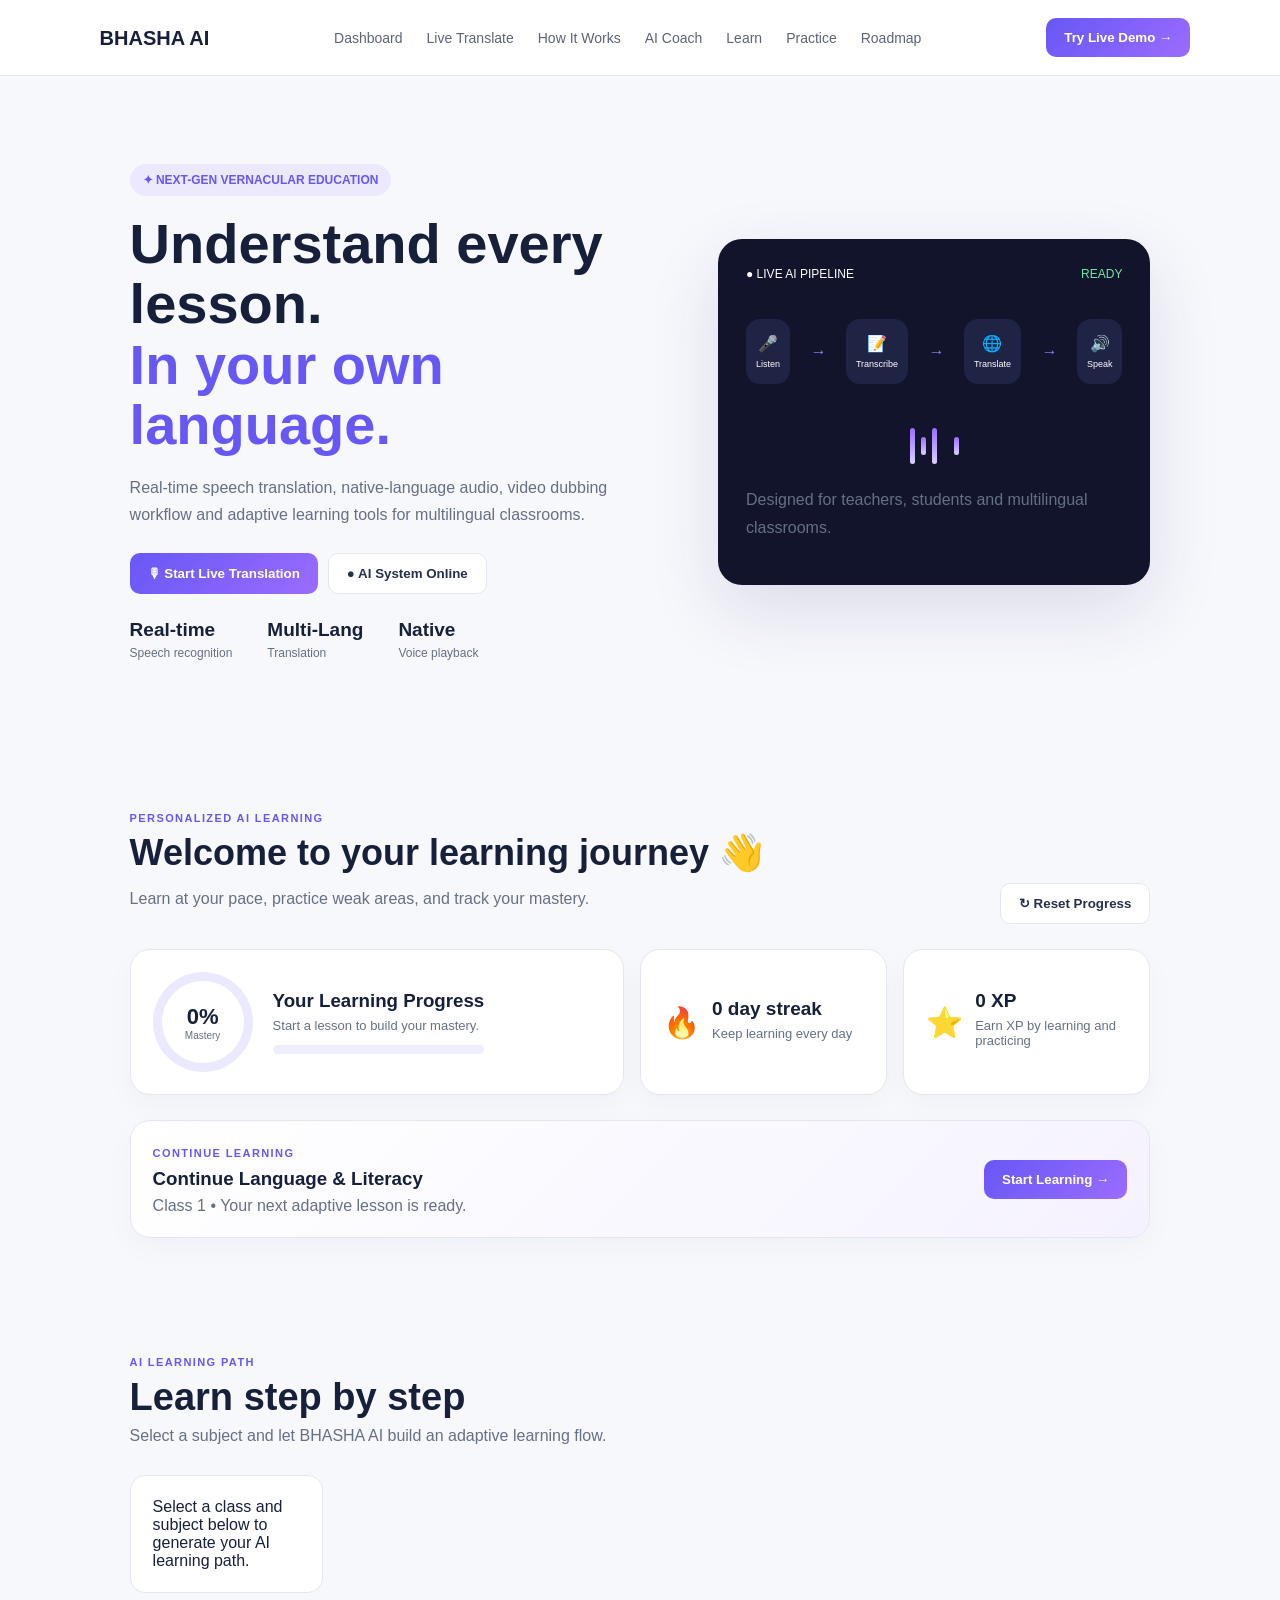
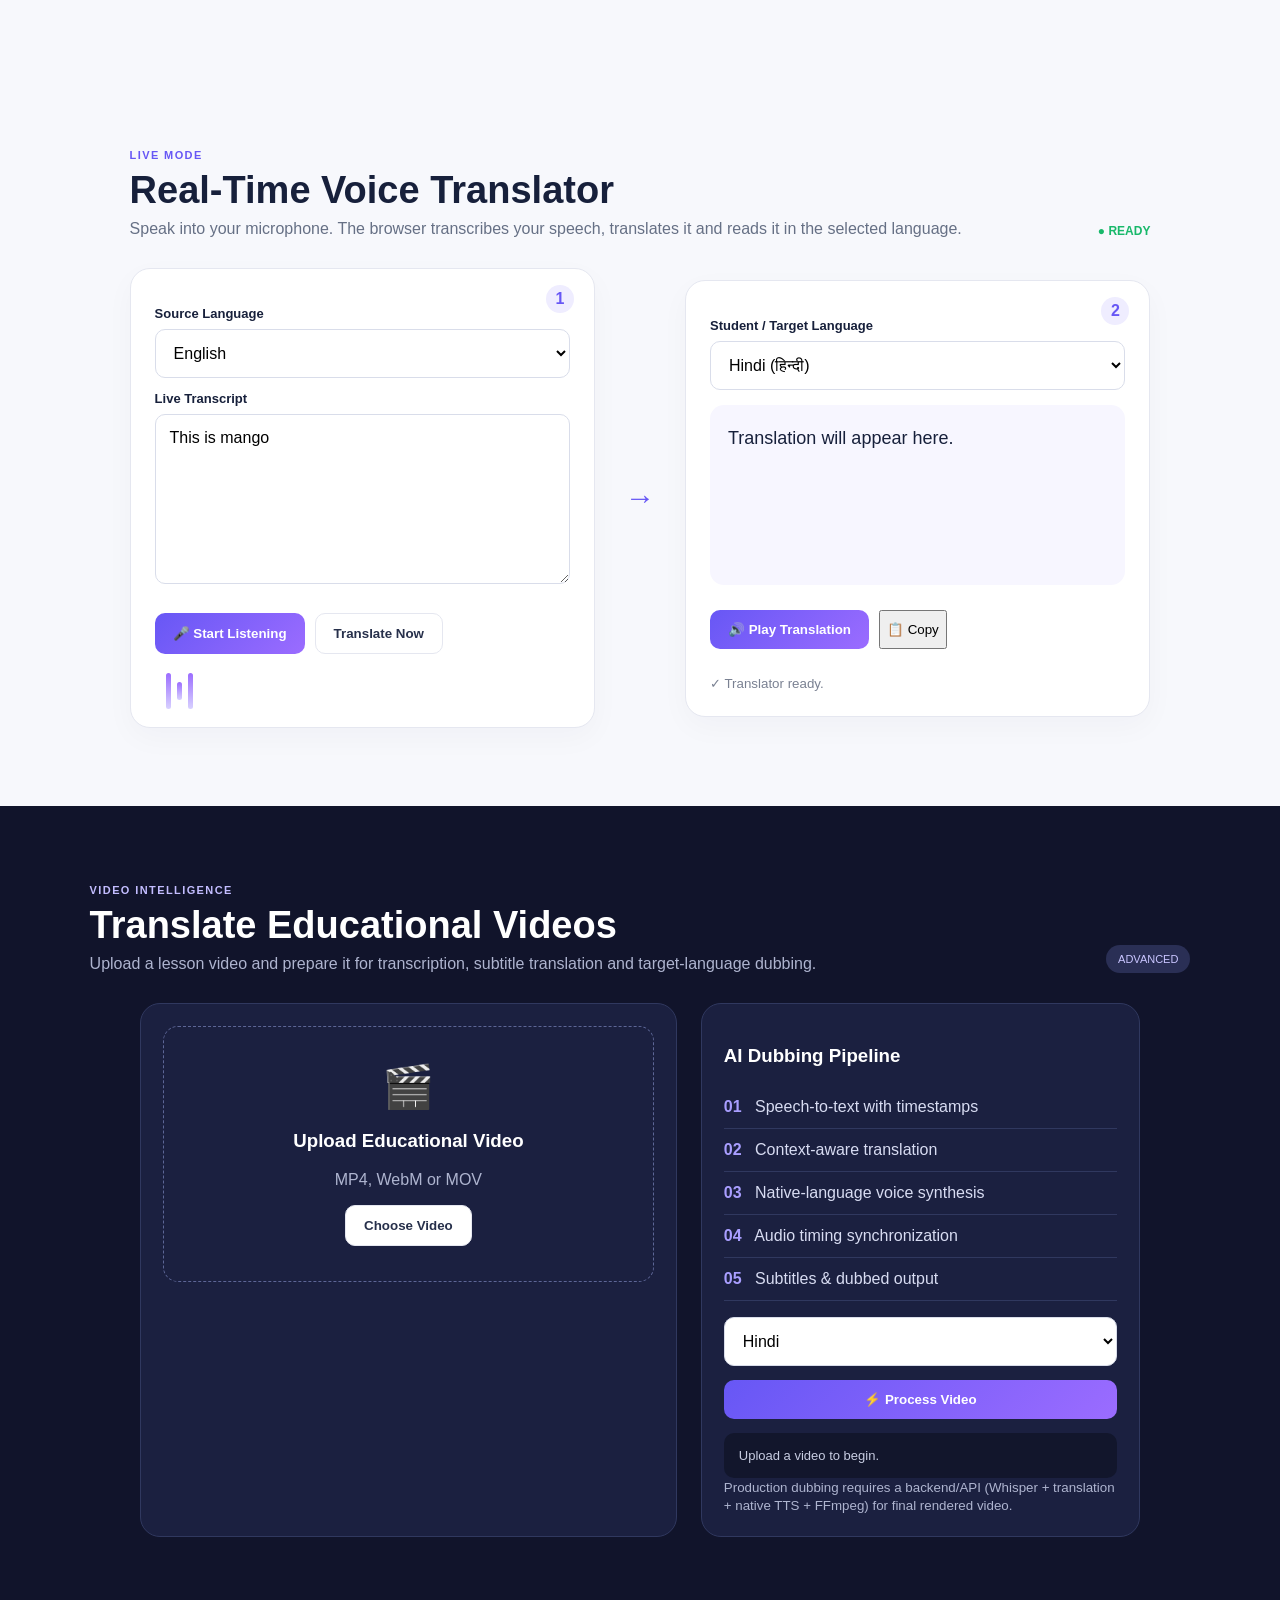
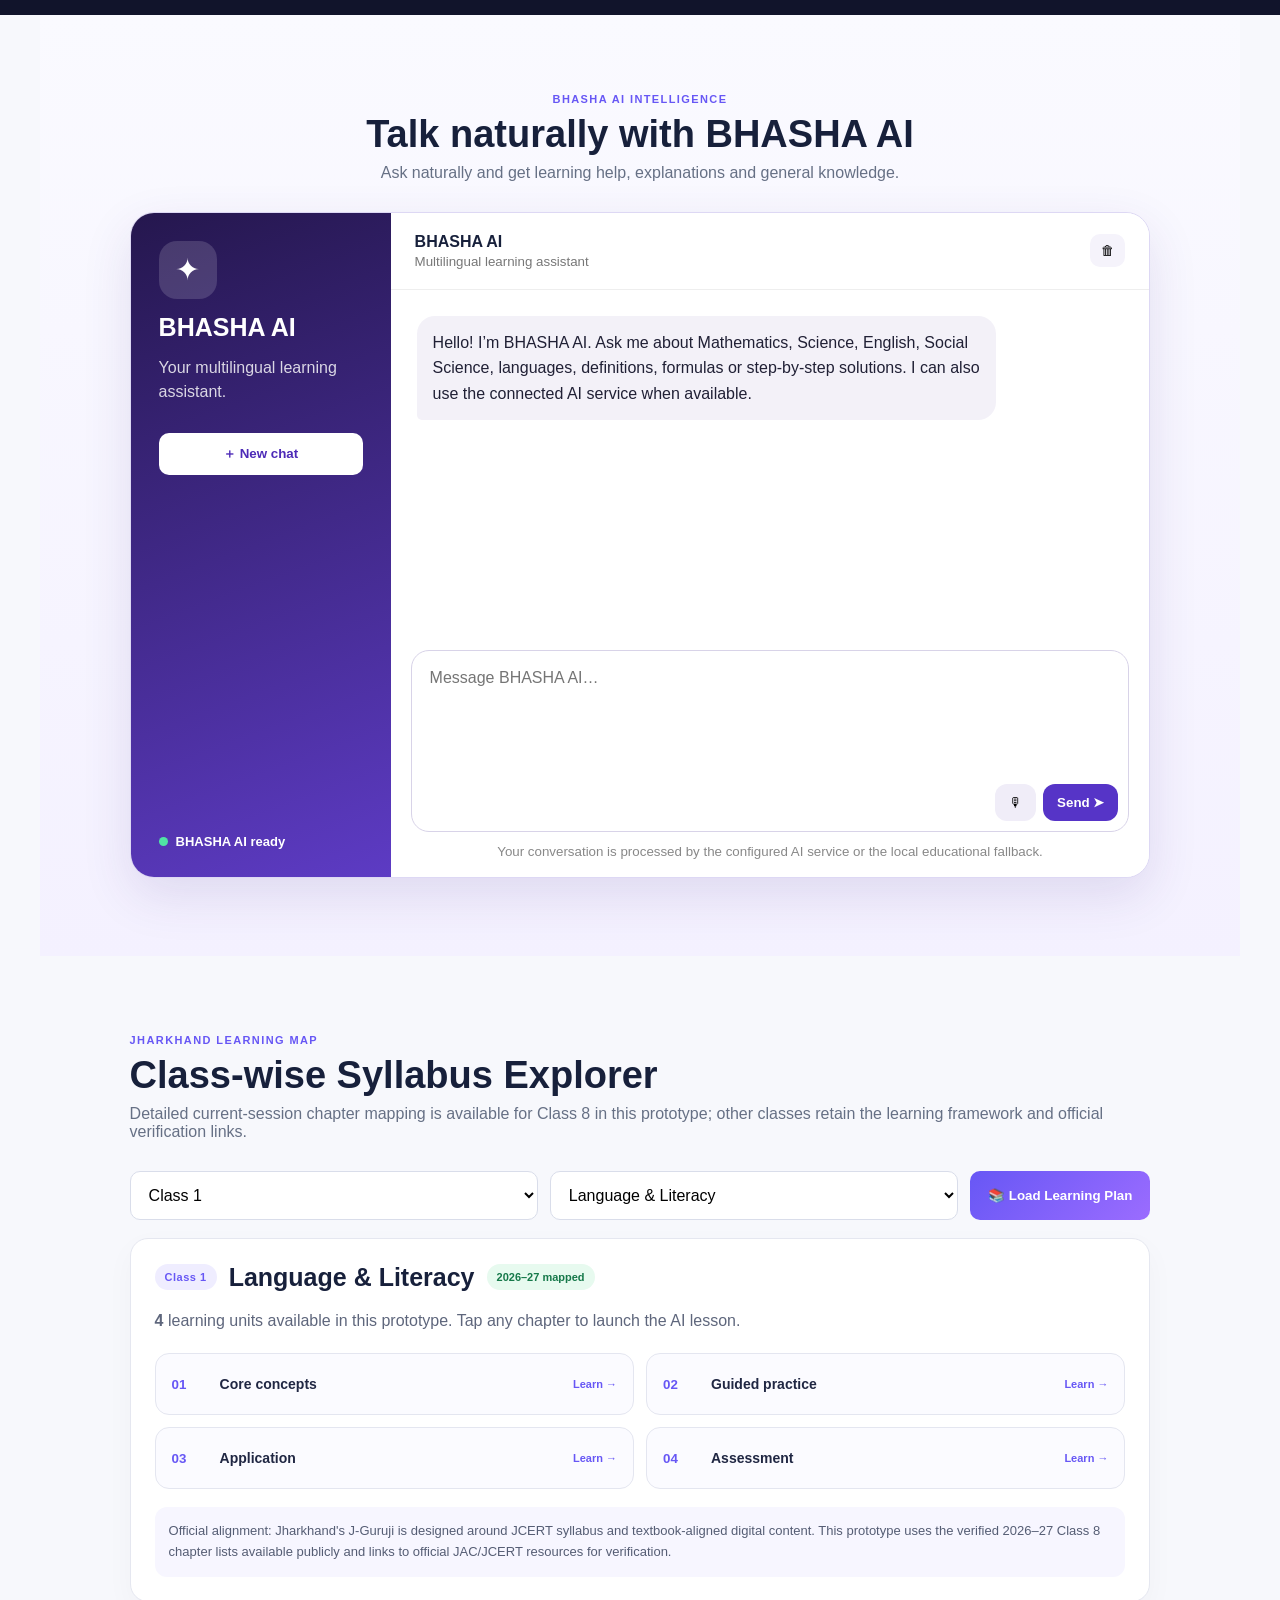
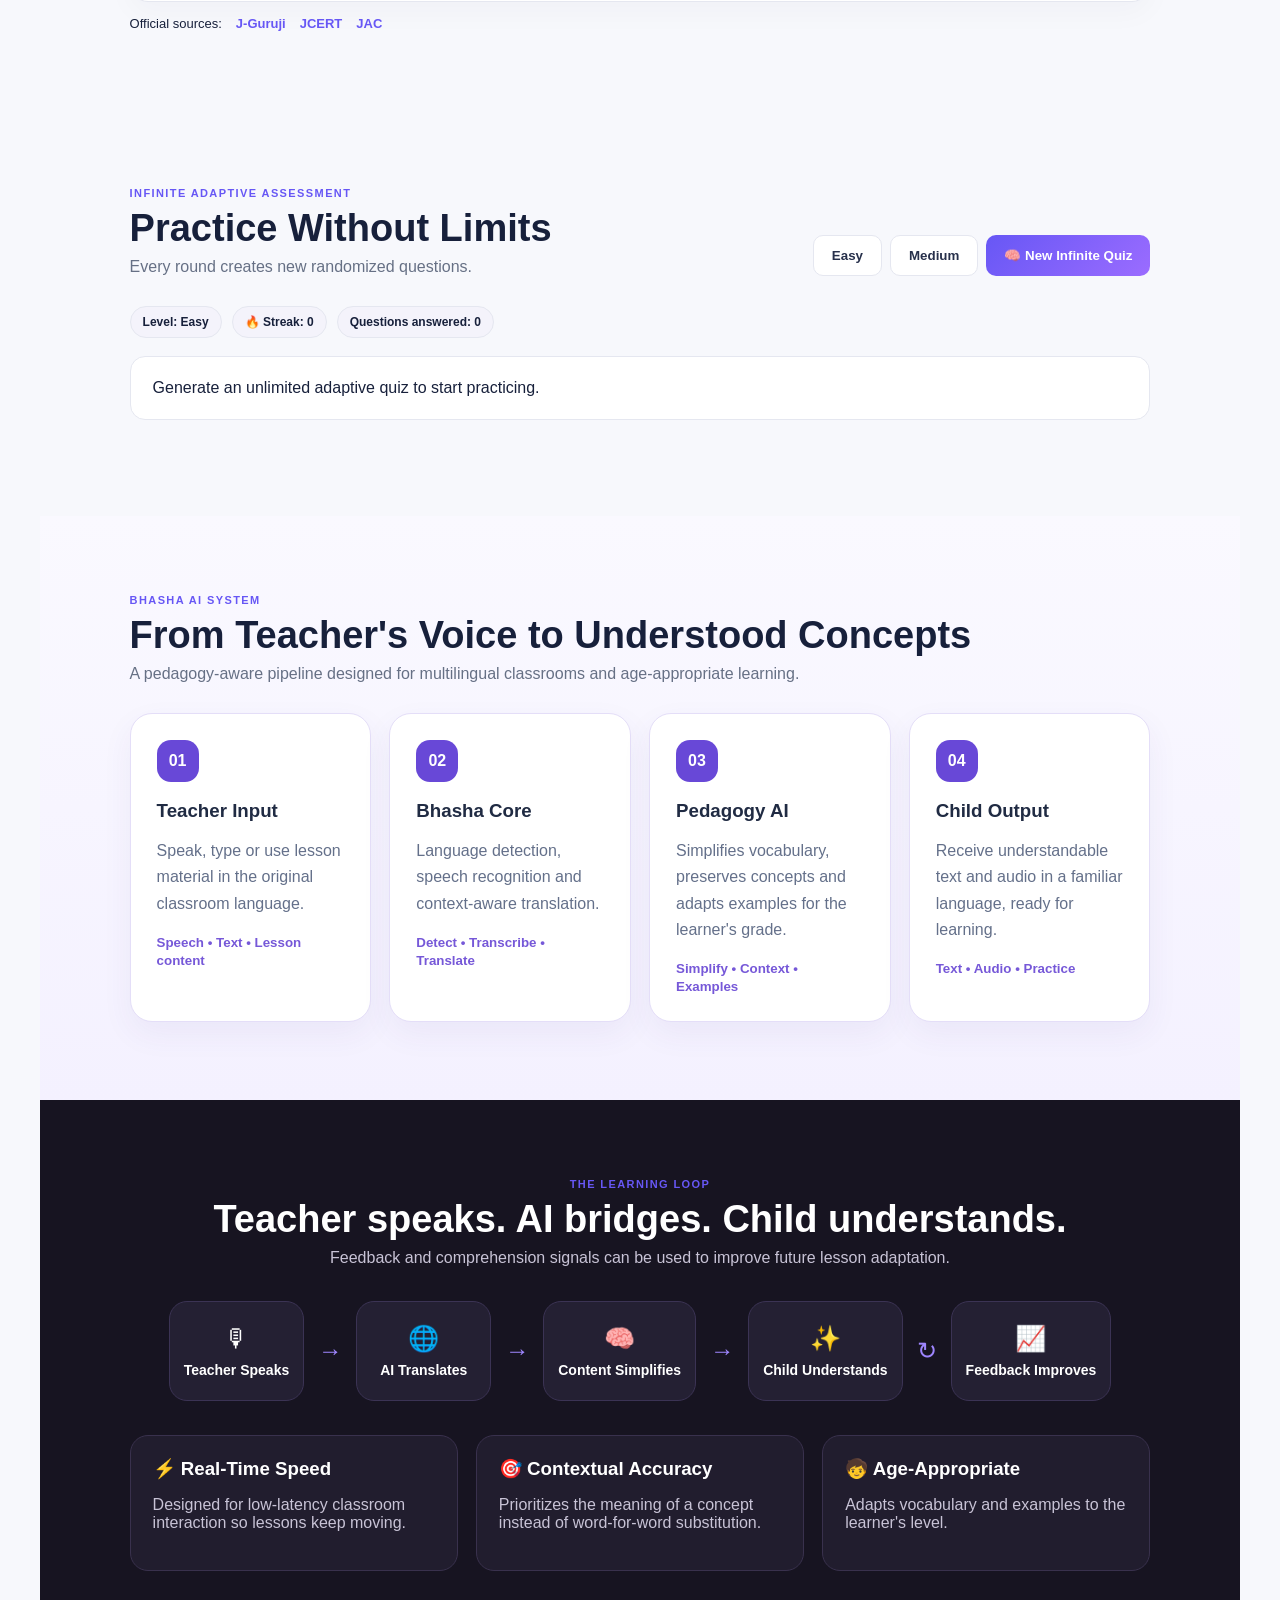
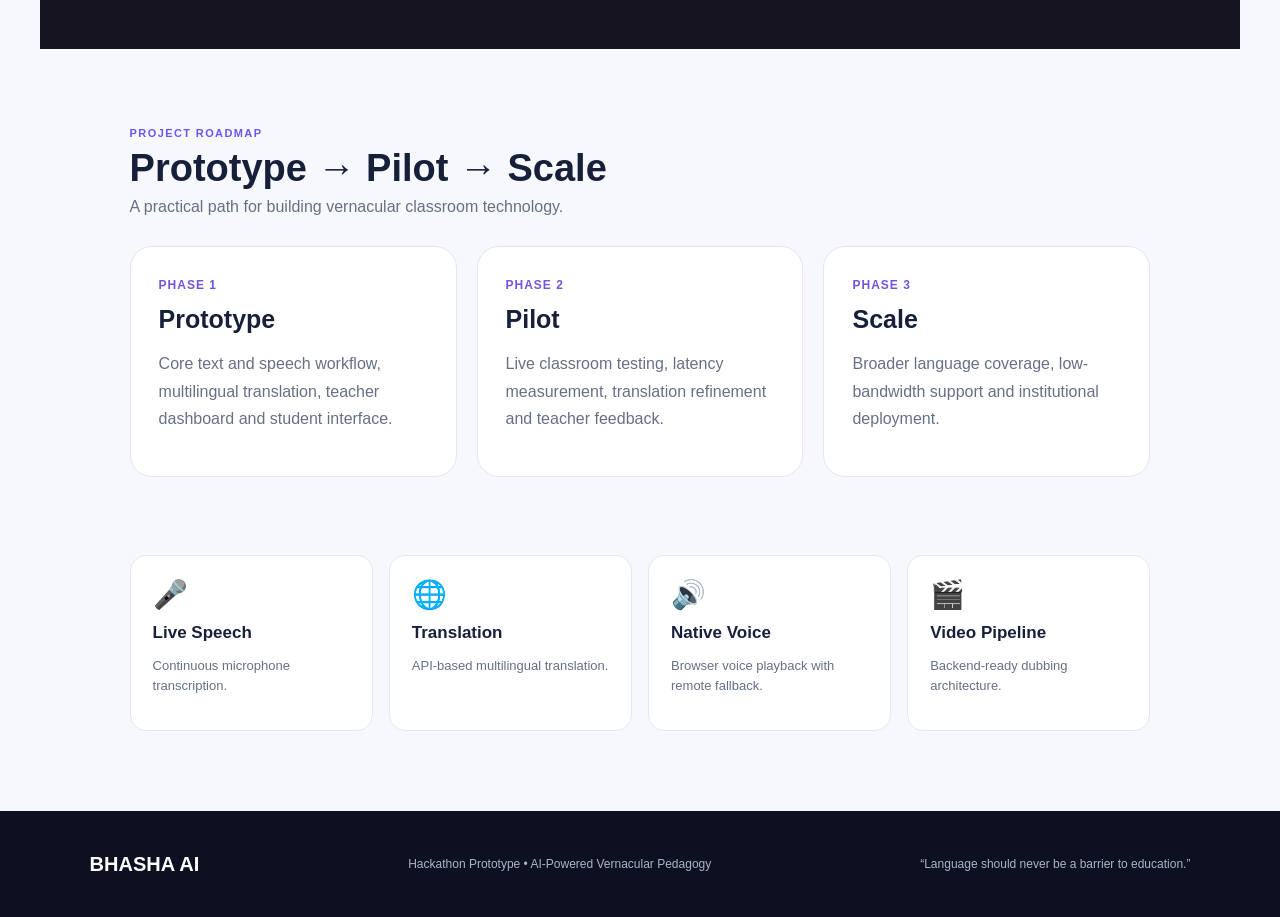
<file: index.html>
<!doctype html><html lang="en"><head><meta charset="utf-8"><meta name="viewport" content="width=device-width,initial-scale=1"><title>BHASHA AI | Real-Time Learning Translator</title><link rel="stylesheet" href="style.css"><link rel="stylesheet" href="curriculum.css"><link rel="stylesheet" href="ai-core.css"><link rel="stylesheet" href="ppt-features.css"></head><body>
<header><div class="brand"><span class="logo">B</span>BHASHA <b>AI</b></div><nav><a href="#dashboard">Dashboard</a><a href="#live">Live Translate</a><a href="#architecture">How It Works</a><a href="#tutor">AI Coach</a><a href="#curriculum">Learn</a><a href="#quiz">Practice</a><a href="#roadmap">Roadmap</a></nav><button class="nav-btn" onclick="document.querySelector('#live').scrollIntoView({behavior:'smooth'})">Try Live Demo →</button></header>
<section class="hero"><div><div class="pill">✦ NEXT-GEN VERNACULAR EDUCATION</div><h1>Understand every lesson.<br><span>In your own language.</span></h1><p>Real-time speech translation, native-language audio, video dubbing workflow and adaptive learning tools for multilingual classrooms.</p><div class="hero-actions"><button class="primary" onclick="document.querySelector('#live').scrollIntoView({behavior:'smooth'})">🎙 Start Live Translation</button><button class="secondary" onclick="showToast('System ready for real-time learning')">● AI System Online</button></div><div class="stats"><div><b>Real-time</b><span>Speech recognition</span></div><div><b>Multi-Lang</b><span>Translation</span></div><div><b>Native</b><span>Voice playback</span></div></div></div><div class="hero-card"><div class="card-top"><span>● LIVE AI PIPELINE</span><span class="online">READY</span></div><div class="pipeline"><div>🎤<small>Listen</small></div><i>→</i><div>📝<small>Transcribe</small></div><i>→</i><div>🌐<small>Translate</small></div><i>→</i><div>🔊<small>Speak</small></div></div><div class="wave"><span></span><span></span><span></span><span></span><span></span><span></span><span></span></div><p class="muted">Designed for teachers, students and multilingual classrooms.</p></div></section>
<section class="learning-dashboard" id="dashboard"><div class="dash-head"><div><div class="eyebrow">PERSONALIZED AI LEARNING</div><h2>Welcome to your learning journey 👋</h2><p>Learn at your pace, practice weak areas, and track your mastery.</p></div><button class="secondary" onclick="resetLearningProgress()">↻ Reset Progress</button></div><div class="dash-grid"><div class="mastery-card"><div class="ring" id="masteryRing"><b id="masteryPercent">0%</b><span>Mastery</span></div><div><h3>Your Learning Progress</h3><p id="masteryText">Start a lesson to build your mastery.</p><div class="progress"><span id="masteryBar"></span></div></div></div><div class="streak-card"><span>🔥</span><div><b id="learningStreak">0 day streak</b><p>Keep learning every day</p></div></div><div class="xp-card"><span>⭐</span><div><b id="xpPoints">0 XP</b><p>Earn XP by learning and practicing</p></div></div></div><div class="continue-card"><div><span class="eyebrow">CONTINUE LEARNING</span><h3 id="continueTitle">Choose a subject to begin</h3><p id="continueText">BHASHA AI will create a personalized learning path.</p></div><button class="primary" onclick="document.querySelector('#curriculum').scrollIntoView({behavior:'smooth'})">Start Learning →</button></div></section>
<section class="section" id="learning-path"><div class="section-title"><div><div class="eyebrow">AI LEARNING PATH</div><h2>Learn step by step</h2><p>Select a subject and let BHASHA AI build an adaptive learning flow.</p></div></div><div id="learningPath" class="path-grid"><div class="empty">Select a class and subject below to generate your AI learning path.</div></div></section>
<section class="section live-section" id="live"><div class="section-title"><div><div class="eyebrow">LIVE MODE</div><h2>Real-Time Voice Translator</h2><p>Speak into your microphone. The browser transcribes your speech, translates it and reads it in the selected language.</p></div><div id="micStatus" class="status">● READY</div></div><div class="live-grid"><div class="panel live-panel"><div class="step">1</div><label>Source Language</label><select id="sourceLanguage"><option value="en">English</option><option value="hi">Hindi (हिन्दी)</option><option value="bn">Bengali (বাংলা)</option><option value="or">Odia (ଓଡ଼ିଆ)</option><option value="ur">Urdu (اردو)</option><option value="sat">Santali (ᱥᱟᱱᱛᱟᱲᱤ)</option><option value="unr">Mundari</option><option value="hoc">Ho</option><option value="kru">Kurukh</option><option value="kha">Kharia</option><option value="nag">Nagpuri</option><option value="kfy">Kurmali</option><option value="kho">Khortha</option><option value="ppg">Panchpargania</option></select><label>Live Transcript</label><textarea id="inputText" placeholder="Tap Start Listening and speak...">This is mango</textarea><div class="controls"><button id="startBtn" class="primary" onclick="toggleListening()">🎤 Start Listening</button><button class="secondary" onclick="translateLesson()">Translate Now</button></div><div class="meter"><span></span><span></span><span></span><span></span><span></span></div></div><div class="arrow">→</div><div class="panel output-panel"><div class="step">2</div><label>Student / Target Language</label><select id="targetLanguage"><option value="hi">Hindi (हिन्दी)</option><option value="en">English</option><option value="or">Odia (ଓଡ଼ିଆ)</option><option value="bn">Bengali (বাংলা)</option><option value="ur">Urdu (اردو)</option><option value="sat">Santali (ᱥᱟᱱᱛᱟᱲᱤ)</option><option value="unr">Mundari</option><option value="hoc">Ho</option><option value="kru">Kurukh</option><option value="kha">Kharia</option><option value="nag">Nagpuri</option><option value="kfy">Kurmali</option><option value="kho">Khortha</option><option value="ppg">Panchpargania</option><option value="ta">Tamil (தமிழ்)</option><option value="te">Telugu (తెలుగు)</option><option value="mr">Marathi (मराठी)</option></select><div id="translationResult" class="result">Translation will appear here.</div><div class="result-actions"><button class="primary" onclick="speakResult()">🔊 Play Translation</button><button onclick="copyResult()">📋 Copy</button></div><small class="api-note" id="translationStatus">Ready for translation.</small></div></div></section>
<section class="section dark-section" id="video"><div class="section-title"><div><div class="eyebrow light">VIDEO INTELLIGENCE</div><h2>Translate Educational Videos</h2><p>Upload a lesson video and prepare it for transcription, subtitle translation and target-language dubbing.</p></div><span class="badge">ADVANCED</span></div><div class="video-grid"><div class="upload-card"><input type="file" id="videoFile" accept="video/*" hidden onchange="loadVideo(this)"><div class="dropzone" onclick="document.getElementById('videoFile').click()"><div class="upload-icon">🎬</div><h3>Upload Educational Video</h3><p>MP4, WebM or MOV</p><button class="secondary">Choose Video</button></div><video id="videoPreview" controls></video><div id="videoMeta" class="video-meta"></div></div><div class="pipeline-card"><h3>AI Dubbing Pipeline</h3><ol><li><span>01</span> Speech-to-text with timestamps</li><li><span>02</span> Context-aware translation</li><li><span>03</span> Native-language voice synthesis</li><li><span>04</span> Audio timing synchronization</li><li><span>05</span> Subtitles & dubbed output</li></ol><select id="videoTarget"><option value="hi">Hindi</option><option value="or">Odia</option><option value="bn">Bengali</option></select><button class="primary full" onclick="processVideo()">⚡ Process Video</button><div id="videoProgress" class="progress-box">Upload a video to begin.</div><small>Production dubbing requires a backend/API (Whisper + translation + native TTS + FFmpeg) for final rendered video.</small></div></div></section>
<section class="section ai-chat-section" id="tutor"><div class="section-title center"><div><div class="eyebrow">BHASHA AI INTELLIGENCE</div><h2>Talk naturally with BHASHA AI</h2><p>Ask naturally and get learning help, explanations and general knowledge.</p></div></div><div class="ai-app"><aside class="ai-sidebar"><div class="ai-avatar">✦</div><h3>BHASHA AI</h3><p>Your multilingual learning assistant.</p><button class="secondary full" id="newChatBtn">＋ New chat</button><div class="ai-status"><span></span><b id="aiConnectionText">Checking AI connection…</b></div></aside><div class="ai-conversation"><div class="ai-chat-head"><div><b>BHASHA AI</b><small>Multilingual learning assistant</small></div><button class="icon-btn" id="clearChatBtn" title="Clear chat">🗑</button></div><div class="ai-messages" id="aiMessages" aria-live="polite"></div><div class="ai-input-wrap"><textarea id="aiPrompt" rows="1" placeholder="Message BHASHA AI…"></textarea><div class="ai-input-actions"><button class="voice-btn" id="aiVoiceBtn" title="Voice input">🎙</button><button class="send-btn" id="aiSendBtn">Send ➤</button></div></div><small class="ai-privacy">Your conversation is processed by the configured AI service or the local educational fallback.</small></div></div></section>
<section class="section" id="curriculum"><div class="section-title"><div><div class="eyebrow">JHARKHAND LEARNING MAP</div><h2>Class-wise Syllabus Explorer</h2><p>Detailed current-session chapter mapping is available for Class 8 in this prototype; other classes retain the learning framework and official verification links.</p></div></div><div class="curriculum-controls"><select id="classSelect"></select><select id="subjectSelect"></select><button class="primary" onclick="renderCurriculum()">📚 Load Learning Plan</button></div><div id="curriculumResult" class="curriculum-result"></div><div class="official-links"><span>Official sources:</span><a href="https://jguruji.jharkhand.gov.in" target="_blank" rel="noopener">J-Guruji</a><a href="https://jcert.jharkhand.gov.in" target="_blank" rel="noopener">JCERT</a><a href="https://jac.jharkhand.gov.in" target="_blank" rel="noopener">JAC</a></div></section>
<section class="section" id="quiz"><div class="section-title"><div><div class="eyebrow">INFINITE ADAPTIVE ASSESSMENT</div><h2>Practice Without Limits</h2><p>Every round creates new randomized questions.</p></div><div class="quiz-actions"><button class="secondary" onclick="setQuizDifficulty('easy')">Easy</button><button class="secondary" onclick="setQuizDifficulty('medium')">Medium</button><button class="primary" onclick="generateQuiz()">🧠 New Infinite Quiz</button></div></div><div class="quiz-meta"><span id="quizLevel">Level: Easy</span><span id="quizStreak">🔥 Streak: 0</span><span id="quizTotal">Questions answered: 0</span></div><div id="quizContainer" class="quiz-container"><div class="empty">Generate an unlimited adaptive quiz to start practicing.</div></div><div id="scoreBox" class="score-box"></div></section>
<section class="section architecture-section" id="architecture"><div class="section-title"><div><div class="eyebrow">BHASHA AI SYSTEM</div><h2>From Teacher's Voice to Understood Concepts</h2><p>A pedagogy-aware pipeline designed for multilingual classrooms and age-appropriate learning.</p></div></div><div class="architecture-grid"><div class="arch-card"><span>01</span><h3>Teacher Input</h3><p>Speak, type or use lesson material in the original classroom language.</p><small>Speech • Text • Lesson content</small></div><div class="arch-card"><span>02</span><h3>Bhasha Core</h3><p>Language detection, speech recognition and context-aware translation.</p><small>Detect • Transcribe • Translate</small></div><div class="arch-card"><span>03</span><h3>Pedagogy AI</h3><p>Simplifies vocabulary, preserves concepts and adapts examples for the learner's grade.</p><small>Simplify • Context • Examples</small></div><div class="arch-card"><span>04</span><h3>Child Output</h3><p>Receive understandable text and audio in a familiar language, ready for learning.</p><small>Text • Audio • Practice</small></div></div></section><section class="section learning-loop-section" id="impact"><div class="section-title center"><div><div class="eyebrow">THE LEARNING LOOP</div><h2>Teacher speaks. AI bridges. Child understands.</h2><p>Feedback and comprehension signals can be used to improve future lesson adaptation.</p></div></div><div class="loop-row"><div>🎙<b>Teacher Speaks</b></div><i>→</i><div>🌐<b>AI Translates</b></div><i>→</i><div>🧠<b>Content Simplifies</b></div><i>→</i><div>✨<b>Child Understands</b></div><i>↻</i><div>📈<b>Feedback Improves</b></div></div><div class="pillars"><div><h3>⚡ Real-Time Speed</h3><p>Designed for low-latency classroom interaction so lessons keep moving.</p></div><div><h3>🎯 Contextual Accuracy</h3><p>Prioritizes the meaning of a concept instead of word-for-word substitution.</p></div><div><h3>🧒 Age-Appropriate</h3><p>Adapts vocabulary and examples to the learner's level.</p></div></div></section><section class="section roadmap-section" id="roadmap"><div class="section-title"><div><div class="eyebrow">PROJECT ROADMAP</div><h2>Prototype → Pilot → Scale</h2><p>A practical path for building vernacular classroom technology.</p></div></div><div class="roadmap-grid"><article><span>PHASE 1</span><h3>Prototype</h3><p>Core text and speech workflow, multilingual translation, teacher dashboard and student interface.</p></article><article><span>PHASE 2</span><h3>Pilot</h3><p>Live classroom testing, latency measurement, translation refinement and teacher feedback.</p></article><article><span>PHASE 3</span><h3>Scale</h3><p>Broader language coverage, low-bandwidth support and institutional deployment.</p></article></div></section><section class="features"><div class="feature">🎤<h3>Live Speech</h3><p>Continuous microphone transcription.</p></div><div class="feature">🌐<h3>Translation</h3><p>API-based multilingual translation.</p></div><div class="feature">🔊<h3>Native Voice</h3><p>Browser voice playback with remote fallback.</p></div><div class="feature">🎬<h3>Video Pipeline</h3><p>Backend-ready dubbing architecture.</p></div></section><footer><div class="brand"><span class="logo">B</span>BHASHA <b>AI</b></div><p>Hackathon Prototype • AI-Powered Vernacular Pedagogy</p><p>“Language should never be a barrier to education.”</p></footer><div id="toast"></div><script src="script.js"></script><script src="app-fixes.js"></script><script src="ai-core.js"></script><script src="ppt-features.js"></script><script src="desktop-fix.js"></script><script src="translator-final.js?v=5"></script></body></html>
</file>
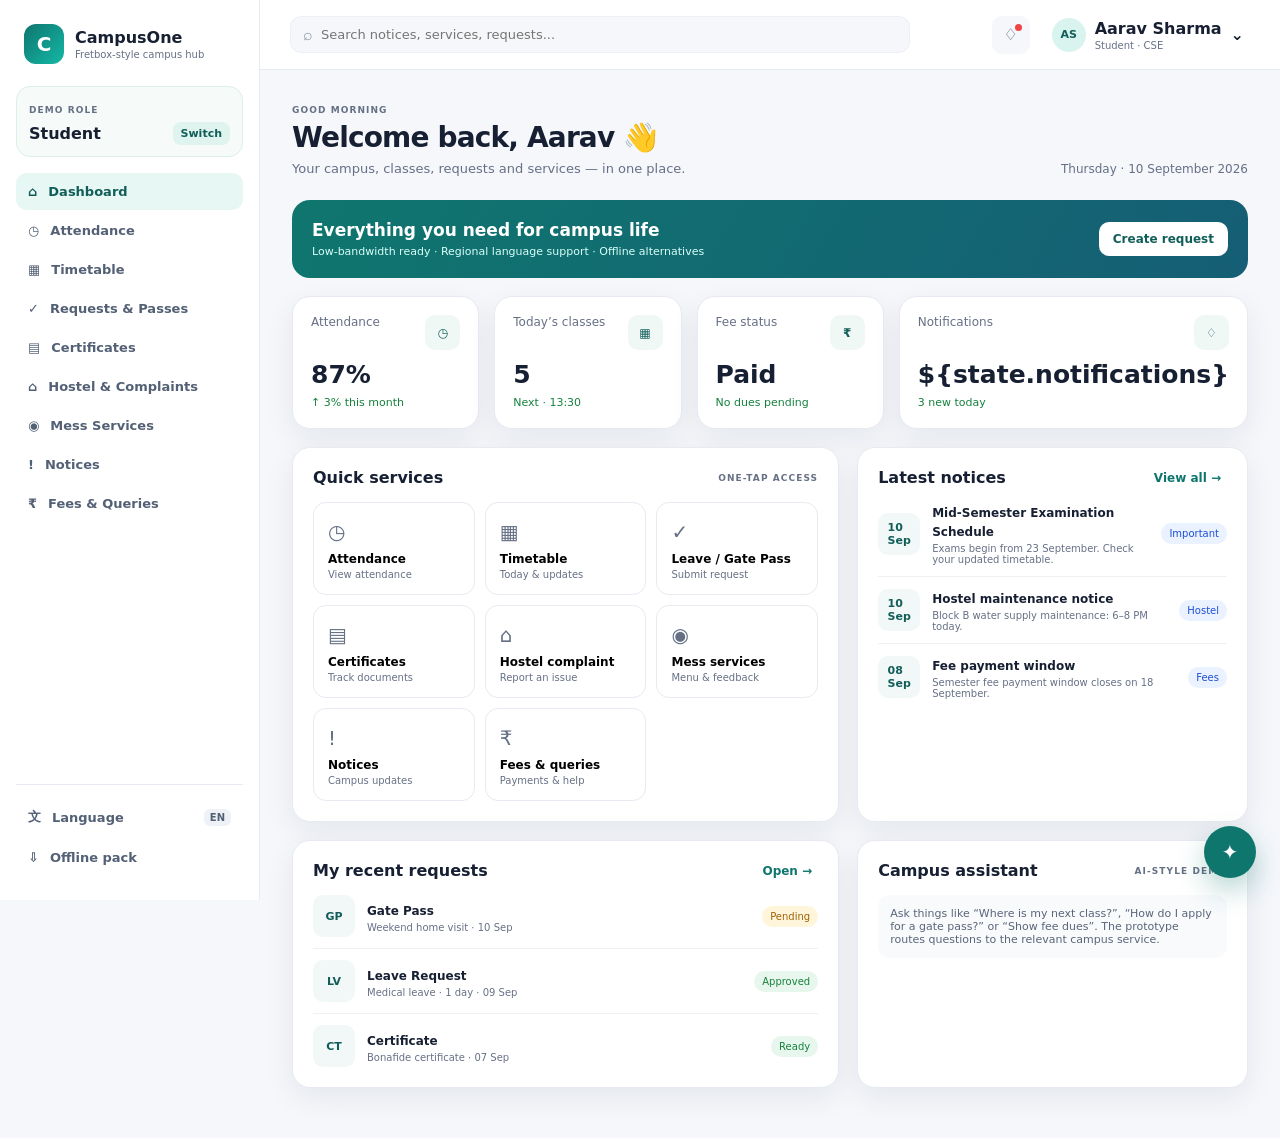
<file: campus-life-prototype/index.html>
<!doctype html>
<html lang="en">
<head>
  <meta charset="utf-8" />
  <meta name="viewport" content="width=device-width, initial-scale=1" />
  <meta name="theme-color" content="#0f766e" />
  <meta name="description" content="CampusOne - unified digital campus operations prototype for students and administrators." />
  <title>CampusOne | Unified Campus Assistant</title>
  <link rel="stylesheet" href="styles.css" />
</head>
<body>
  <div class="offline-bar" id="offlineBar">Offline mode · Cached campus data is available</div>
  <div class="app-shell">
    <aside class="sidebar" id="sidebar">
      <div class="brand">
        <div class="brand-mark">C</div>
        <div><strong>CampusOne</strong><span>Fretbox-style campus hub</span></div>
      </div>
      <div class="role-card">
        <span class="eyebrow">DEMO ROLE</span>
        <div class="role-row"><span id="roleLabel">Student</span><button class="tiny-btn" id="roleToggle">Switch</button></div>
      </div>
      <nav id="mainNav" aria-label="Main navigation">
        <button class="nav-item active" data-page="home">⌂ <span>Dashboard</span></button>
        <button class="nav-item" data-page="attendance">◷ <span>Attendance</span></button>
        <button class="nav-item" data-page="timetable">▦ <span>Timetable</span></button>
        <button class="nav-item" data-page="requests">✓ <span>Requests & Passes</span></button>
        <button class="nav-item" data-page="certificates">▤ <span>Certificates</span></button>
        <button class="nav-item" data-page="hostel">⌂ <span>Hostel & Complaints</span></button>
        <button class="nav-item" data-page="mess">◉ <span>Mess Services</span></button>
        <button class="nav-item" data-page="notices">! <span>Notices</span></button>
        <button class="nav-item" data-page="fees">₹ <span>Fees & Queries</span></button>
        <button class="nav-item admin-only" data-page="admin">▥ <span>Admin Console</span></button>
      </nav>
      <div class="sidebar-bottom">
        <button class="nav-item" id="languageBtn">文 <span>Language</span><b>EN</b></button>
        <button class="nav-item" id="offlineBtn">⇩ <span>Offline pack</span></button>
      </div>
    </aside>

    <main class="main">
      <header class="topbar">
        <button class="mobile-menu" id="mobileMenu">☰</button>
        <div class="search"><span>⌕</span><input id="globalSearch" placeholder="Search notices, services, requests..." /></div>
        <div class="top-actions">
          <button class="icon-btn" id="notifBtn" aria-label="Notifications">♢<i></i></button>
          <button class="profile" id="profileBtn"><span class="avatar">AS</span><span><strong id="profileName">Aarav Sharma</strong><small>Student · CSE</small></span><b>⌄</b></button>
        </div>
      </header>

      <div class="content" id="content"></div>
    </main>
  </div>

  <div class="toast" id="toast"></div>
  <div class="modal-backdrop" id="modalBackdrop">
    <section class="modal" role="dialog" aria-modal="true" aria-labelledby="modalTitle">
      <button class="modal-close" id="modalClose">×</button>
      <h2 id="modalTitle">Create request</h2>
      <div id="modalBody"></div>
    </section>
  </div>

  <script src="app.js"></script>
</body>
</html>
</file>
<file: style.css>
:root{--p:#6757f5;--p2:#9b6cff;--dark:#101426;--muted:#667085;--bg:#f7f8fc;--card:#fff;--border:#e5e7f0;--green:#18b86a}*{box-sizing:border-box}html{scroll-behavior:smooth}body{margin:0;font-family:Inter,Arial,sans-serif;color:#17203b;background:var(--bg)}header{height:76px;background:#fff;border-bottom:1px solid var(--border);display:flex;align-items:center;justify-content:space-between;padding:0 7%;position:sticky;top:0;z-index:20}.brand{display:flex;gap:10px;align-items:center;font-size:20px;font-weight:800}.logo{width:38px;height:38px;border-radius:12px;background:linear-gradient(135deg,var(--p),var(--p2));display:grid;place-items:center;color:#fff}nav{display:flex;gap:24px}nav a{text-decoration:none;color:#5d6475;font-size:14px}.nav-btn,.primary{border:0;background:linear-gradient(135deg,var(--p),var(--p2));color:#fff;padding:12px 18px;border-radius:10px;font-weight:800;cursor:pointer}.secondary{border:1px solid var(--border);background:#fff;color:#27304b;padding:12px 18px;border-radius:10px;font-weight:700;cursor:pointer}.hero{max-width:1200px;margin:auto;padding:88px 7%;display:grid;grid-template-columns:1.1fr .9fr;gap:60px;align-items:center}.pill{display:inline-block;background:#ece9ff;color:var(--p);font-size:12px;font-weight:800;padding:9px 13px;border-radius:99px}.hero h1{font-size:56px;line-height:1.08;margin:18px 0}.hero h1 span{color:var(--p)}.hero p,.muted{color:var(--muted);line-height:1.7}.hero-actions,.controls,.result-actions{display:flex;gap:10px;margin:25px 0}.stats{display:flex;gap:35px}.stats div{display:grid;gap:5px}.stats b{font-size:19px}.stats span{font-size:12px;color:var(--muted)}.hero-card{background:#11142b;color:#fff;border-radius:24px;padding:28px;box-shadow:0 25px 70px #2d266e22}.card-top{display:flex;justify-content:space-between;font-size:12px}.online{color:#6ee7a7}.pipeline{display:flex;align-items:center;justify-content:space-between;margin:38px 0}.pipeline div{background:#1f2344;padding:15px 10px;border-radius:14px;text-align:center}.pipeline small{display:block;font-size:9px;margin-top:6px}.pipeline i{color:#8d82ff}.wave,.meter{height:48px;display:flex;align-items:center;gap:6px;justify-content:center}.wave span,.meter span{width:5px;background:linear-gradient(var(--p2),#d8d1ff);border-radius:8px;animation:pulse 1s infinite alternate}.wave span:nth-child(2n),.meter span:nth-child(2n){height:36px}.wave span:nth-child(3n),.meter span:nth-child(3n){height:18px}@keyframes pulse{from{height:8px}to{height:40px}}.section{max-width:1200px;margin:auto;padding:78px 7%}.section-title{display:flex;justify-content:space-between;align-items:end;margin-bottom:30px}.section-title h2{font-size:38px;margin:8px 0}.section-title p{color:var(--muted);margin:0}.eyebrow{font-size:11px;font-weight:900;letter-spacing:1.4px;color:var(--p)}.status{font-size:12px;font-weight:800;color:var(--green)}.live-grid{display:grid;grid-template-columns:1fr 50px 1fr;gap:20px;align-items:center}.panel{background:#fff;border:1px solid var(--border);border-radius:20px;padding:24px;box-shadow:0 10px 30px #1d214a08;position:relative}.step{position:absolute;right:20px;top:16px;width:28px;height:28px;border-radius:50%;background:#efedff;color:var(--p);display:grid;place-items:center;font-weight:800}label{display:block;font-size:13px;font-weight:800;margin:13px 0 8px}textarea,select,input{width:100%;border:1px solid #d9ddea;border-radius:10px;padding:14px;font:inherit;background:#fff;outline:none}textarea{height:170px;resize:vertical}.arrow{text-align:center;font-size:30px;color:var(--p)}.meter{justify-content:flex-start;margin-top:10px;height:24px}.meter span{animation-play-state:paused}.listening .meter span{animation-play-state:running}.result{min-height:180px;background:#f7f6ff;border-radius:14px;padding:18px;font-size:18px;line-height:1.7;margin-top:15px}.api-note{color:#7a8192}.dark-section{max-width:none;background:#11142b;color:#fff}.dark-section .section-title p,.dark-section small{color:#aeb4cf}.light{color:#c3bdff}.badge{background:#2a2f55;padding:8px 12px;border-radius:99px;font-size:11px;color:#c9c5ff}.video-grid{max-width:1000px;margin:auto;display:grid;grid-template-columns:1.1fr .9fr;gap:24px}.upload-card,.pipeline-card{background:#1b2040;border:1px solid #30385f;border-radius:20px;padding:22px}.dropzone{border:1.5px dashed #5d6696;border-radius:15px;padding:35px;text-align:center;cursor:pointer}.upload-icon{font-size:42px}.dropzone p{color:#aeb4cf}video{width:100%;display:none;margin-top:16px;border-radius:12px}.video-meta{font-size:12px;color:#aeb4cf;margin-top:10px}.pipeline-card ol{list-style:none;padding:0}.pipeline-card li{padding:12px 0;border-bottom:1px solid #30385f;color:#d8dcf2}.pipeline-card li span{color:#a99eff;font-weight:900;margin-right:9px}.full{width:100%;margin:14px 0}.progress-box{background:#12162c;padding:15px;border-radius:10px;font-size:13px;color:#c8cde2}.center{text-align:center;justify-content:center}.tutor{max-width:850px;margin:auto;background:#fff;border:1px solid var(--border);border-radius:20px;padding:18px}.chat{min-height:210px}.message{max-width:75%;padding:13px 15px;border-radius:14px;margin:9px 0;line-height:1.5}.bot{background:#efedff}.user{background:#e9f9ef;margin-left:auto}.quick-questions{display:flex;gap:8px;flex-wrap:wrap;margin:12px 0}.quick-questions button{border:1px solid var(--border);background:#fff;padding:8px 12px;border-radius:20px;cursor:pointer}.askbar{display:flex;gap:10px}.askbar button{border:0;background:var(--p);color:#fff;padding:0 18px;border-radius:10px;cursor:pointer}.quiz-container{display:grid;gap:15px}.quiz-card,.empty{background:#fff;border:1px solid var(--border);border-radius:15px;padding:22px}.options{display:grid;gap:9px;margin-top:14px}.option{padding:12px;border:1px solid #dfe1eb;background:#fff;border-radius:9px;text-align:left;cursor:pointer}.correct{background:#ddf8e7!important;border-color:#70d39c!important}.wrong{background:#ffe5e5!important;border-color:#ffaaaa!important}.score-box{text-align:center;font-size:21px;font-weight:800;margin-top:18px}.features{max-width:1200px;margin:auto;padding:0 7% 80px;display:grid;grid-template-columns:repeat(4,1fr);gap:16px}.feature{background:#fff;border:1px solid var(--border);border-radius:16px;padding:22px;font-size:28px}.feature h3{font-size:17px;margin:12px 0 6px}.feature p{font-size:13px;color:var(--muted);line-height:1.5}footer{background:#0d1021;color:#fff;padding:34px 7%;display:flex;justify-content:space-between;align-items:center}footer p{font-size:12px;color:#aeb4c8}#toast{position:fixed;bottom:25px;left:50%;transform:translateX(-50%);background:#151a31;color:#fff;padding:12px 18px;border-radius:10px;display:none;z-index:50}@media(max-width:800px){nav{display:none}.hero,.live-grid,.video-grid{grid-template-columns:1fr}.hero{padding:60px 7%;gap:35px}.hero h1{font-size:42px}.arrow{transform:rotate(90deg)}.section-title{flex-direction:column;align-items:flex-start;gap:14px}.features{grid-template-columns:1fr 1fr}.pipeline i{font-size:12px}.stats{gap:15px}footer{display:block}.askbar{flex-direction:column}.askbar button{padding:12px}}@media(max-width:500px){.features{grid-template-columns:1fr}.hero h1{font-size:36px}.hero-actions,.controls{flex-direction:column}.pipeline{gap:4px}.pipeline div{padding:10px 6px}}
/* Jharkhand curriculum + infinite quiz upgrade */
.curriculum-controls{display:grid;grid-template-columns:1fr 1fr auto;gap:12px;margin-bottom:18px}
.curriculum-result{background:#fff;border:1px solid var(--border);border-radius:18px;padding:24px;box-shadow:0 10px 30px #1d214a08}
.curriculum-head{display:flex;align-items:center;gap:12px}.curriculum-head h3{margin:0;font-size:25px}
.curriculum-badge,.question-tag{font-size:11px;font-weight:900;letter-spacing:.5px;color:var(--p);background:#efedff;padding:7px 10px;border-radius:999px}
.topic-grid{display:grid;grid-template-columns:repeat(3,1fr);gap:12px;margin-top:18px}
.topic-card{border:1px solid var(--border);border-radius:12px;padding:15px;display:flex;gap:10px;align-items:center;background:#fbfbff}
.topic-card b{color:var(--p);font-size:13px}.regional-note{margin-top:18px;padding:14px;border-radius:12px;background:#f7f6ff;color:#555d74;line-height:1.6;font-size:13px}
.official-links{display:flex;gap:14px;flex-wrap:wrap;margin-top:14px;font-size:13px}.official-links a{color:var(--p);font-weight:800;text-decoration:none}
.quiz-actions{display:flex;gap:8px;flex-wrap:wrap}.quiz-meta{display:flex;gap:10px;flex-wrap:wrap;margin-bottom:18px}.quiz-meta span{background:#f4f3fb;border:1px solid var(--border);padding:8px 12px;border-radius:999px;font-size:12px;font-weight:800}
.question-tag{display:inline-block;margin-bottom:10px}
.score-box button{margin-left:10px}
@media(max-width:800px){.curriculum-controls{grid-template-columns:1fr}.topic-grid{grid-template-columns:1fr 1fr}}
@media(max-width:500px){.topic-grid{grid-template-columns:1fr}.quiz-actions{width:100%}.quiz-actions button{flex:1}}

/* Interactive Ask • Understand • Learn AI modes */
.ai-mode-tabs{display:flex;gap:10px;justify-content:center;flex-wrap:wrap;margin-bottom:18px}
.ai-mode{border:1px solid var(--border);background:#fff;padding:12px 18px;border-radius:12px;font-weight:800;cursor:pointer}
.ai-mode.active{background:linear-gradient(135deg,var(--p),#8b62e8);color:#fff;border-color:transparent;box-shadow:0 8px 22px #6d4ee333}
.ai-context{margin:0 auto 16px;max-width:900px}
.ai-context label{display:block;font-weight:800;margin-bottom:8px;color:#27304a}
.ai-context label span{font-weight:500;color:#78809a;font-size:12px}
.ai-context textarea{width:100%;min-height:92px;resize:vertical;border:1px solid var(--border);border-radius:14px;padding:14px;font:inherit;box-sizing:border-box;background:#fff}
.ai-disclaimer{text-align:center;font-size:12px;color:#7b8298;margin-top:12px}
.message.bot{line-height:1.65}
.message.bot ol{margin:8px 0 4px;padding-left:22px}
.typing span{animation:aiBlink 1s infinite}.typing span:nth-child(2){animation-delay:.15s}.typing span:nth-child(3){animation-delay:.3s}
@keyframes aiBlink{50%{opacity:.25}}
@media(max-width:600px){.ai-mode-tabs{display:grid;grid-template-columns:1fr}.ai-mode{width:100%}}

/* Personalized learning platform */
.learning-dashboard{max-width:1200px;margin:0 auto;padding:64px 7% 20px}.dash-head{display:flex;justify-content:space-between;align-items:end;gap:20px}.dash-head h2{font-size:36px;margin:8px 0}.dash-head p{color:var(--muted)}.dash-grid{display:grid;grid-template-columns:2fr 1fr 1fr;gap:16px;margin:25px 0}.mastery-card,.streak-card,.xp-card,.continue-card{background:#fff;border:1px solid var(--border);border-radius:20px;padding:22px;box-shadow:0 10px 30px #1d214a08}.mastery-card{display:flex;align-items:center;gap:20px}.ring{width:100px;height:100px;border-radius:50%;background:conic-gradient(var(--p) 0deg,#ebe9ff 0deg);display:grid;place-content:center;text-align:center;position:relative}.ring:before{content:"";position:absolute;inset:9px;background:#fff;border-radius:50%}.ring b,.ring span{position:relative;z-index:1}.ring b{font-size:22px}.ring span{font-size:10px;color:var(--muted)}.mastery-card h3{margin:0}.mastery-card p,.streak-card p,.xp-card p{color:var(--muted);font-size:13px;margin:6px 0}.progress{height:9px;background:#eeeefe;border-radius:20px;overflow:hidden;margin-top:12px}.progress span{display:block;height:100%;width:0;background:linear-gradient(90deg,var(--p),var(--p2));transition:.4s}.streak-card,.xp-card{display:flex;align-items:center;gap:12px}.streak-card>span,.xp-card>span{font-size:30px}.streak-card b,.xp-card b{font-size:19px}.continue-card{display:flex;justify-content:space-between;align-items:center;margin-bottom:20px;background:linear-gradient(135deg,#fff,#f5f2ff)}.continue-card h3{margin:7px 0}.continue-card p{margin:0;color:var(--muted)}.path-grid{display:grid;grid-template-columns:repeat(5,1fr);gap:14px}.path-card{background:#fff;border:1px solid var(--border);border-radius:18px;padding:18px;position:relative}.path-card.active{border-color:var(--p);box-shadow:0 10px 25px #6757f51f}.path-card>span{font-size:10px;font-weight:900;color:var(--p);letter-spacing:1px}.path-icon{font-size:28px;margin-bottom:10px}.path-card h3{margin:7px 0}.path-card p{font-size:13px;color:var(--muted);min-height:40px}.path-card button{width:100%;padding:10px}.mastery-card .ring{background:conic-gradient(var(--p) calc(var(--mastery, 0)*3.6deg),#ebe9ff 0)}
@media(max-width:900px){.dash-grid{grid-template-columns:1fr 1fr}.mastery-card{grid-column:1/-1}.path-grid{grid-template-columns:repeat(2,1fr)}}@media(max-width:600px){.dash-head,.continue-card{align-items:flex-start;flex-direction:column}.dash-grid{grid-template-columns:1fr}.mastery-card{grid-column:auto}.path-grid{grid-template-columns:1fr}}
</file>
<file: curriculum.css>
.chapter-list{display:grid;grid-template-columns:repeat(2,minmax(0,1fr));gap:12px;margin-top:20px}.chapter-card{width:100%;border:1px solid #e4e6f0;border-radius:14px;background:#fbfbff;padding:16px;display:grid;grid-template-columns:38px 1fr auto;gap:10px;align-items:center;text-align:left;cursor:pointer;transition:.2s;min-height:62px}.chapter-card:hover{transform:translateY(-2px);border-color:#6757f5;box-shadow:0 8px 20px rgba(103,87,245,.12)}.chapter-card span{color:#6757f5;font-weight:900}.chapter-card strong{font-size:14px;color:#202743}.chapter-card em{font-size:11px;color:#6757f5;font-style:normal;font-weight:900}.verified-badge{font-size:11px;font-weight:900;color:#16794a;background:#e7faef;padding:7px 10px;border-radius:999px}.curriculum-head{display:flex;align-items:center;gap:12px;flex-wrap:wrap}.curriculum-head h3{margin:0;font-size:25px}.curriculum-result>p{color:#5e667c;line-height:1.6}.regional-note{margin-top:18px;padding:14px;border-radius:12px;background:#f7f6ff;color:#555d74;line-height:1.6;font-size:13px}.chapter-help{display:flex;gap:10px;flex-wrap:wrap;margin-top:15px}.chapter-help button{border:1px solid #e0e1ec;background:#fff;padding:9px 12px;border-radius:9px;cursor:pointer;color:#6757f5;font-weight:800}@media(max-width:800px){.chapter-list{grid-template-columns:1fr}}
</file>
<file: ai-core.css>
/* Conversational AI interface */
.ai-chat-section{background:linear-gradient(180deg,#fafaff,#f4f1ff)}
.ai-app{max-width:1100px;margin:0 auto;display:grid;grid-template-columns:260px 1fr;border:1px solid #ddd8f4;border-radius:24px;overflow:hidden;background:#fff;box-shadow:0 18px 50px rgba(67,45,130,.12)}
.ai-sidebar{padding:28px;background:linear-gradient(160deg,#25174e,#5d3bc4);color:#fff;display:flex;flex-direction:column;gap:14px}
.ai-avatar{width:58px;height:58px;border-radius:18px;display:grid;place-items:center;font-size:30px;background:rgba(255,255,255,.15)}
.ai-sidebar h3{margin:0;font-size:25px}.ai-sidebar p{margin:0;opacity:.82;line-height:1.55}.ai-sidebar .secondary{background:#fff;color:#4d2ab7;border:0}
.ai-status{margin-top:auto;font-size:13px;display:flex;gap:8px;align-items:center}.ai-status span{width:9px;height:9px;border-radius:50%;background:#ffc857}
.ai-conversation{min-height:580px;display:flex;flex-direction:column;background:#fff}
.ai-chat-head{padding:20px 24px;border-bottom:1px solid #eee;display:flex;justify-content:space-between;align-items:center}.ai-chat-head small{display:block;color:#777;margin-top:3px}
.icon-btn{border:0;background:#f5f3fb;border-radius:10px;padding:9px 11px;cursor:pointer}
.ai-messages{flex:1;padding:26px;overflow:auto;display:flex;flex-direction:column;gap:14px;min-height:360px}
.ai-msg{max-width:82%;padding:14px 16px;border-radius:18px;line-height:1.6;white-space:pre-wrap}
.ai-msg.user{align-self:flex-end;background:linear-gradient(135deg,#5634c7,#7b57e6);color:#fff;border-bottom-right-radius:5px}
.ai-msg.assistant{align-self:flex-start;background:#f3f1f8;color:#202035;border-bottom-left-radius:5px}
.ai-msg.system{align-self:center;text-align:center;color:#777;font-size:13px;background:transparent}
.ai-input-wrap{margin:0 20px 12px;border:1px solid #d8d3e8;border-radius:18px;padding:10px;background:#fff;display:flex;gap:10px;align-items:flex-end}
#aiPrompt{flex:1;border:0;outline:0;resize:none;font:inherit;padding:8px;max-height:160px}
.ai-input-actions{display:flex;gap:7px}.voice-btn,.send-btn{border:0;border-radius:12px;padding:11px 14px;cursor:pointer}.voice-btn{background:#f0edf8}.send-btn{background:#5634c7;color:#fff;font-weight:700}.send-btn:disabled{opacity:.55;cursor:not-allowed}
.ai-privacy{padding:0 24px 18px;color:#888;text-align:center}
@media(max-width:760px){.ai-app{grid-template-columns:1fr}.ai-sidebar{display:none}.ai-conversation{min-height:70vh}.ai-msg{max-width:92%}}
</file>
<file: ppt-features.css>
/* Hackathon PPT alignment: architecture, learning loop and roadmap */
.architecture-section{background:linear-gradient(180deg,#faf9ff,#f4f1ff)}
.architecture-grid{display:grid;grid-template-columns:repeat(4,1fr);gap:18px}
.arch-card{background:#fff;border:1px solid #e4def8;border-radius:22px;padding:26px;min-height:220px;box-shadow:0 12px 32px rgba(67,44,130,.06)}
.arch-card span{display:inline-grid;place-items:center;width:42px;height:42px;border-radius:14px;background:#6848d7;color:#fff;font-weight:800}
.arch-card h3{margin:18px 0 10px;color:#202b43}.arch-card p{line-height:1.65;color:#64708a}.arch-card small{color:#7658d8;font-weight:700}
.learning-loop-section{background:#171421;color:#fff}.learning-loop-section h2{color:#fff}.learning-loop-section p{color:#c8c3d6}
.loop-row{display:flex;align-items:center;justify-content:center;gap:14px;flex-wrap:wrap;margin:34px 0}
.loop-row div{min-width:135px;padding:22px 14px;border-radius:18px;background:#242033;border:1px solid #3b3354;text-align:center;display:grid;gap:9px;font-size:25px}.loop-row b{font-size:14px;color:#fff}.loop-row i{color:#9f86ff;font-size:24px;font-style:normal}
.pillars{display:grid;grid-template-columns:repeat(3,1fr);gap:18px}.pillars>div{background:#211d2e;border:1px solid #39314d;padding:22px;border-radius:18px}.pillars h3{margin:0 0 8px;color:#fff}
.roadmap-grid{display:grid;grid-template-columns:repeat(3,1fr);gap:20px}.roadmap-grid article{border-radius:22px;padding:28px;background:#fff;border:1px solid #e8e2f8;position:relative}.roadmap-grid article span{font-size:12px;font-weight:800;letter-spacing:1px;color:#7454dc}.roadmap-grid article h3{font-size:25px;margin:12px 0}.roadmap-grid article p{color:#667085;line-height:1.7}
@media(max-width:900px){.architecture-grid{grid-template-columns:repeat(2,1fr)}.pillars,.roadmap-grid{grid-template-columns:1fr}.loop-row i{transform:rotate(90deg)}}
@media(max-width:560px){.architecture-grid{grid-template-columns:1fr}.arch-card{min-height:auto}.loop-row{align-items:stretch}.loop-row div{min-width:120px;flex:1}.section-title h2{font-size:30px}}
/* Main prototype heading: visually use the requested BHASHA AI name while preserving the existing logo and layout. */
header .brand{font-size:0;white-space:nowrap}
header .brand::after{content:"BHASHA AI";font-size:20px;font-weight:800;line-height:1;color:#17203b;display:inline-block}
@media(max-width:560px){header .brand::after{font-size:18px}}
</file>
<file: campus-life-prototype/styles.css>
:root{--ink:#172033;--muted:#667085;--line:#e7eaf0;--surface:#fff;--bg:#f5f7fb;--primary:#0f766e;--primary2:#115e59;--soft:#e7f7f4;--amber:#f59e0b;--red:#dc2626;--blue:#2563eb;--shadow:0 10px 30px rgba(15,23,42,.07);--radius:18px}*{box-sizing:border-box}body{margin:0;font-family:Inter,ui-sans-serif,system-ui,-apple-system,BlinkMacSystemFont,"Segoe UI",sans-serif;color:var(--ink);background:var(--bg)}button,input,select,textarea{font:inherit}button{cursor:pointer}.offline-bar{display:none;background:#172033;color:#fff;text-align:center;padding:7px;font-size:12px}.offline-bar.show{display:block}.app-shell{min-height:100vh;display:flex}.sidebar{width:260px;background:#fff;border-right:1px solid var(--line);padding:22px 16px;position:fixed;inset:0 auto 0 0;display:flex;flex-direction:column;z-index:20}.brand{display:flex;gap:11px;align-items:center;padding:2px 8px 22px}.brand-mark{width:40px;height:40px;border-radius:12px;background:linear-gradient(135deg,#0f766e,#14b8a6);color:#fff;display:grid;place-items:center;font-size:20px;font-weight:800}.brand strong{display:block;font-size:16px}.brand span{display:block;color:var(--muted);font-size:10px;margin-top:2px}.role-card{background:#f6faf9;border:1px solid #dcefeb;border-radius:14px;padding:11px 12px;margin-bottom:14px}.eyebrow{font-size:9px;font-weight:800;color:var(--muted);letter-spacing:.12em}.role-row{display:flex;justify-content:space-between;align-items:center;margin-top:5px;font-weight:700}.tiny-btn{border:0;background:#dff4ef;color:var(--primary2);font-size:11px;border-radius:8px;padding:5px 8px}.nav-item{width:100%;border:0;background:transparent;color:#536075;padding:11px 12px;border-radius:11px;text-align:left;display:flex;align-items:center;gap:11px;font-weight:600;font-size:13px;margin:2px 0}.nav-item:hover{background:#f5f8fa}.nav-item.active{background:var(--soft);color:var(--primary2)}.nav-item b{margin-left:auto;font-size:10px;background:#eef1f5;padding:3px 6px;border-radius:6px}.sidebar-bottom{margin-top:auto;border-top:1px solid var(--line);padding-top:10px}.main{margin-left:260px;width:calc(100% - 260px)}.topbar{height:70px;background:#fff;border-bottom:1px solid var(--line);display:flex;align-items:center;gap:20px;padding:0 30px;position:sticky;top:0;z-index:10}.search{flex:1;max-width:620px;background:#f5f7fa;border:1px solid #edf0f4;border-radius:11px;display:flex;align-items:center;padding:0 12px;color:#8b95a5}.search input{border:0;outline:0;background:transparent;width:100%;padding:10px 8px;font-size:13px}.top-actions{margin-left:auto;display:flex;align-items:center;gap:16px}.icon-btn{border:0;background:#f5f7fa;border-radius:10px;width:38px;height:38px;position:relative;color:#556174}.icon-btn i{width:7px;height:7px;background:#ef4444;border-radius:50%;position:absolute;right:8px;top:8px}.profile{border:0;background:transparent;display:flex;gap:9px;align-items:center;text-align:left;color:var(--ink)}.profile small{display:block;color:var(--muted);font-size:10px;margin-top:2px}.avatar{width:34px;height:34px;border-radius:50%;background:#d9f3ef;color:var(--primary2);display:grid;place-items:center;font-weight:800;font-size:11px}.content{padding:28px 32px 50px;max-width:1500px;margin:auto}.mobile-menu{display:none;border:0;background:transparent;font-size:22px}.hero{display:flex;justify-content:space-between;gap:25px;align-items:flex-end;margin-bottom:24px}.hero h1{font-size:28px;margin:4px 0 7px;letter-spacing:-.03em}.hero p{color:var(--muted);margin:0;font-size:13px}.hero-date{color:var(--muted);font-size:12px}.grid{display:grid;grid-template-columns:repeat(4,1fr);gap:15px}.card{background:var(--surface);border:1px solid var(--line);border-radius:var(--radius);box-shadow:var(--shadow)}.stat{padding:18px}.stat-top{display:flex;justify-content:space-between;color:var(--muted);font-size:12px}.stat-icon{width:35px;height:35px;border-radius:10px;background:#f0f8f6;display:grid;place-items:center;color:var(--primary2);font-weight:800}.stat strong{display:block;font-size:25px;margin:10px 0 2px}.trend{font-size:11px;color:#15803d}.layout{display:grid;grid-template-columns:1.4fr 1fr;gap:18px;margin-top:18px}.section{padding:20px}.section-head{display:flex;justify-content:space-between;align-items:center;margin-bottom:15px}.section h2{font-size:16px;margin:0}.link-btn{border:0;background:transparent;color:var(--primary);font-weight:700;font-size:12px}.quick-grid{display:grid;grid-template-columns:repeat(3,1fr);gap:10px}.quick{border:1px solid var(--line);background:#fff;border-radius:13px;padding:14px;text-align:left}.quick:hover{border-color:#a8dcd4;background:#fbfffe}.quick .qicon{font-size:20px}.quick strong{display:block;font-size:12px;margin-top:8px}.quick span{display:block;font-size:10px;color:var(--muted);margin-top:3px}.list{display:flex;flex-direction:column;gap:11px}.list-row{display:flex;align-items:center;gap:12px;border-bottom:1px solid #f0f1f4;padding-bottom:11px}.list-row:last-child{border-bottom:0;padding-bottom:0}.date-box{width:42px;height:42px;border-radius:10px;background:#f2f7f7;display:grid;place-items:center;font-size:11px;font-weight:800;color:var(--primary2);flex:none}.list-row strong{font-size:12px}.list-row p{font-size:10px;color:var(--muted);margin:3px 0 0}.status{margin-left:auto;font-size:10px;padding:5px 8px;border-radius:20px;white-space:nowrap}.status.green{background:#e8f7ed;color:#15803d}.status.amber{background:#fff5db;color:#a16207}.status.blue{background:#eaf1ff;color:#1d4ed8}.status.red{background:#feecec;color:#b91c1c}.banner{background:linear-gradient(120deg,#0f766e,#155e75);color:#fff;padding:20px;border-radius:18px;margin-bottom:18px;display:flex;justify-content:space-between;align-items:center;gap:15px}.banner h2{margin:0 0 5px;font-size:17px}.banner p{margin:0;color:#d9fffa;font-size:11px}.primary-btn,.secondary-btn,.danger-btn{border:0;border-radius:10px;padding:10px 14px;font-weight:800;font-size:12px}.primary-btn{background:var(--primary);color:#fff}.banner .primary-btn{background:#fff;color:var(--primary2)}.secondary-btn{background:#f1f5f9;color:#334155}.danger-btn{background:#feecec;color:#b91c1c}.table-wrap{overflow:auto}.table{width:100%;border-collapse:collapse;font-size:12px}.table th,.table td{text-align:left;padding:12px 10px;border-bottom:1px solid var(--line)}.table th{color:var(--muted);font-size:10px;text-transform:uppercase;letter-spacing:.05em}.progress{height:7px;background:#edf0f3;border-radius:20px;overflow:hidden}.progress span{display:block;height:100%;background:var(--primary);border-radius:20px}.page-title{display:flex;justify-content:space-between;align-items:center;margin-bottom:18px}.page-title h1{font-size:23px;margin:0}.page-title p{font-size:12px;color:var(--muted);margin:5px 0 0}.filters{display:flex;gap:8px;margin-bottom:14px;flex-wrap:wrap}.filter{border:1px solid var(--line);background:#fff;border-radius:9px;padding:8px 10px;font-size:11px}.empty{padding:35px;text-align:center;color:var(--muted)}.assistant{position:fixed;right:24px;bottom:22px;z-index:30}.assistant-btn{border:0;background:#0f766e;color:#fff;border-radius:50%;width:52px;height:52px;box-shadow:0 12px 28px rgba(15,118,110,.3);font-size:20px}.assistant-panel{display:none;position:absolute;right:0;bottom:62px;width:330px;background:#fff;border:1px solid var(--line);border-radius:18px;box-shadow:0 20px 60px rgba(15,23,42,.18);overflow:hidden}.assistant-panel.open{display:block}.assistant-head{background:#0f766e;color:#fff;padding:15px}.assistant-head strong{display:block}.assistant-head small{opacity:.8}.chat{height:250px;padding:12px;overflow:auto;background:#f8fafb}.bubble{max-width:82%;padding:9px 11px;border-radius:12px;font-size:11px;line-height:1.45;margin-bottom:8px}.bubble.ai{background:#fff;border:1px solid var(--line)}.bubble.me{background:#dff4ef;margin-left:auto}.chat-input{display:flex;border-top:1px solid var(--line)}.chat-input input{border:0;outline:0;padding:11px;flex:1;font-size:11px}.chat-input button{border:0;background:transparent;color:var(--primary);font-weight:800}.modal-backdrop{display:none;position:fixed;inset:0;background:rgba(15,23,42,.48);z-index:60;align-items:center;justify-content:center;padding:20px}.modal-backdrop.open{display:flex}.modal{width:min(520px,100%);background:#fff;border-radius:20px;padding:24px;position:relative;box-shadow:0 25px 70px rgba(0,0,0,.25)}.modal-close{position:absolute;right:15px;top:12px;border:0;background:#f1f5f9;border-radius:50%;width:30px;height:30px}.modal h2{margin:0 0 18px;font-size:19px}.form{display:grid;gap:12px}.form label{font-size:11px;font-weight:800;color:#475467}.form input,.form select,.form textarea{width:100%;margin-top:5px;border:1px solid #dfe3e9;border-radius:10px;padding:10px;outline:none}.form textarea{min-height:80px;resize:vertical}.form .primary-btn{margin-top:4px}.feature-note{padding:12px;background:#f8fafc;border-radius:12px;color:#596579;font-size:11px}.switch{display:flex;gap:8px;background:#f1f5f9;padding:4px;border-radius:10px;width:max-content}.switch button{border:0;background:transparent;padding:7px 11px;border-radius:7px;font-size:11px;font-weight:700}.switch button.active{background:#fff;box-shadow:0 2px 6px rgba(0,0,0,.08)}@media(max-width:1000px){.grid{grid-template-columns:repeat(2,1fr)}.layout{grid-template-columns:1fr}.sidebar{transform:translateX(-100%);transition:.2s}.sidebar.open{transform:translateX(0)}.main{margin-left:0;width:100%}.mobile-menu{display:block}.topbar{padding:0 16px}.content{padding:22px 17px}.search{max-width:none}.hero{align-items:flex-start;flex-direction:column}}@media(max-width:650px){.grid{grid-template-columns:1fr 1fr}.quick-grid{grid-template-columns:1fr 1fr}.profile span:not(.avatar),.profile>b{display:none}.topbar{gap:8px}.hero h1{font-size:23px}.assistant-panel{width:calc(100vw - 30px)}.banner{align-items:flex-start;flex-direction:column}.content{padding-bottom:80px}}@media(max-width:430px){.grid{grid-template-columns:1fr}.quick-grid{grid-template-columns:1fr}.stat strong{font-size:22px}}
</file>
